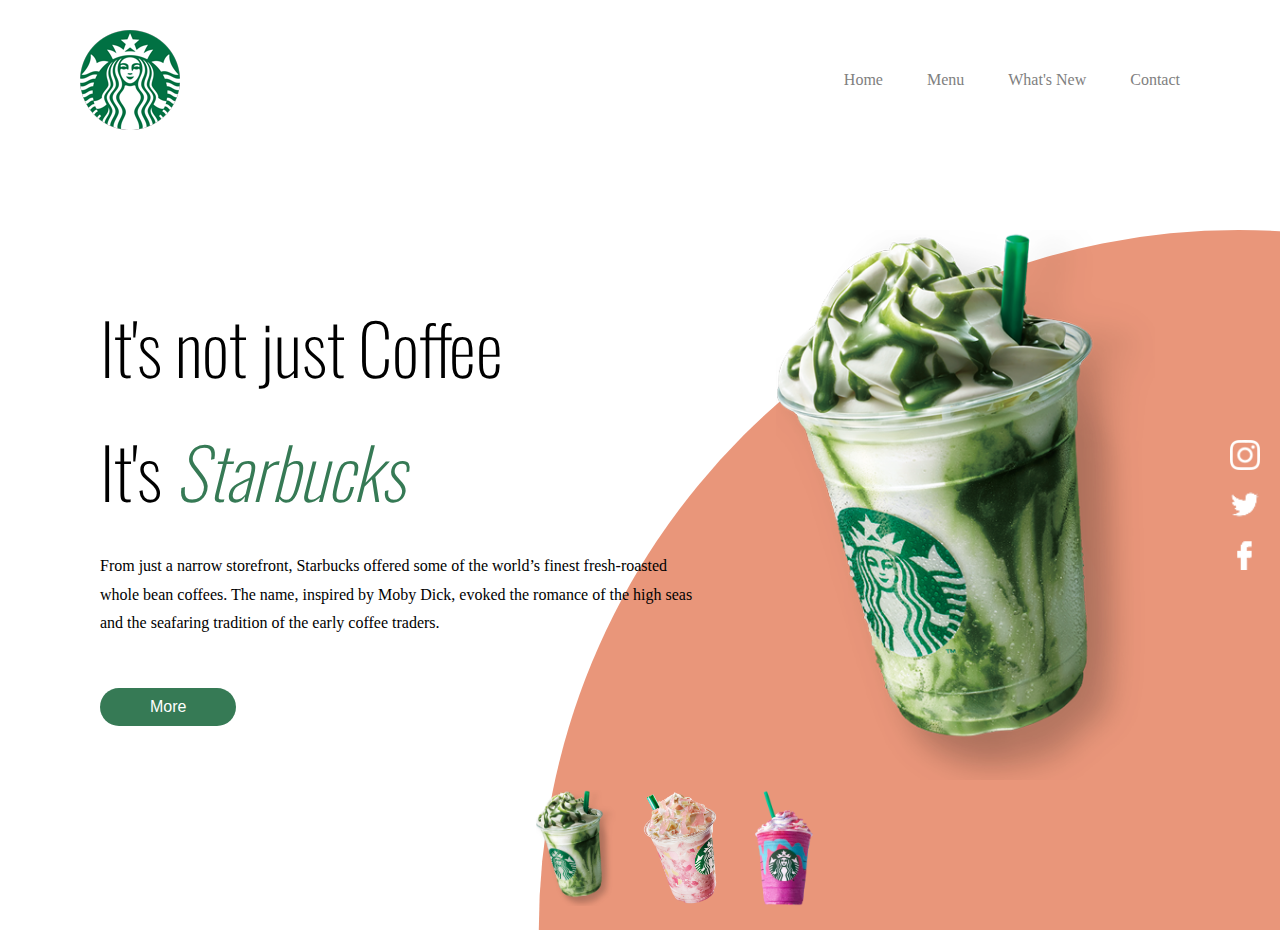
<file: index.html>
<!DOCTYPE html>
<html lang="en">
<head>
    <meta charset="UTF-8">
    <meta http-equiv="X-UA-Compatible" content="IE=edge">
    <meta name="viewport" content="width=device-width, initial-scale=1.0">
    <link rel="stylesheet" href="CSS/Starbucks.css">
    <link rel="preconnect" href="https://fonts.gstatic.com">
    <link href="https://fonts.googleapis.com/css2?family=Oswald:wght@500&display=swap" rel="stylesheet">
    <title>Document</title>
</head>
<body>
    <section class = "frame">

        <header>
            <img id = logo src="IMG/logo.png" alt="Starbucks Logo">

            <nav>
                <a href="#home">Home</a>
                <a href="#menu">Menu</a>
                <a href="#what's new">What's New</a>
                <a href="#contact">Contact</a>
            </nav>
        </header>

        <section class="main">

            <div class= "article">
                <h2>It's not just Coffee</h2>
                <h2>It's <i>Starbucks</i></h2>

                <p class="content">
                    From just a narrow storefront, Starbucks offered some of the world’s finest 
                    fresh-roasted whole bean coffees. The name, inspired by Moby Dick, evoked 
                    the romance of the high seas and the seafaring tradition of the early coffee traders.
                </p>

                <button id="btn">More</button>
            </div>    

            <div class="bgLogo" style='background-image: url("IMG/img1.png");
                                    background-repeat: no-repeat;
                                    background-position: center;
                                    background-size: contain;'>
            </div>

            <div class= "soc">
                <div class="instagram"></div>
                <div class="twitter"></div>
                <div class="facebook"></div>
            </div>
        
        </section>

        <div class="thumb">
            <div class="circle"> </div>
            <img  src="IMG/img1.png" alt="Starbucks">
            <img  src="IMG/img2.png" alt="Starbucks">
            <img  src="IMG/img3.png" alt="Starbucks">
        </div>
    </section>

    <script>
        function change_img(e){

            console.log(e.target);
            let new_src1 = e.target.src;
            document.querySelector(".bgLogo").style.backgroundImage = `url("${new_src1}")`;
        }    

        function init(){
            document.querySelectorAll(".thumb > img").forEach
            (function(element){
                element.addEventListener("click", change_img) 
            })
        }

        window.addEventListener("load", init);
    </script>
   
    
</body>
</html>
</file>
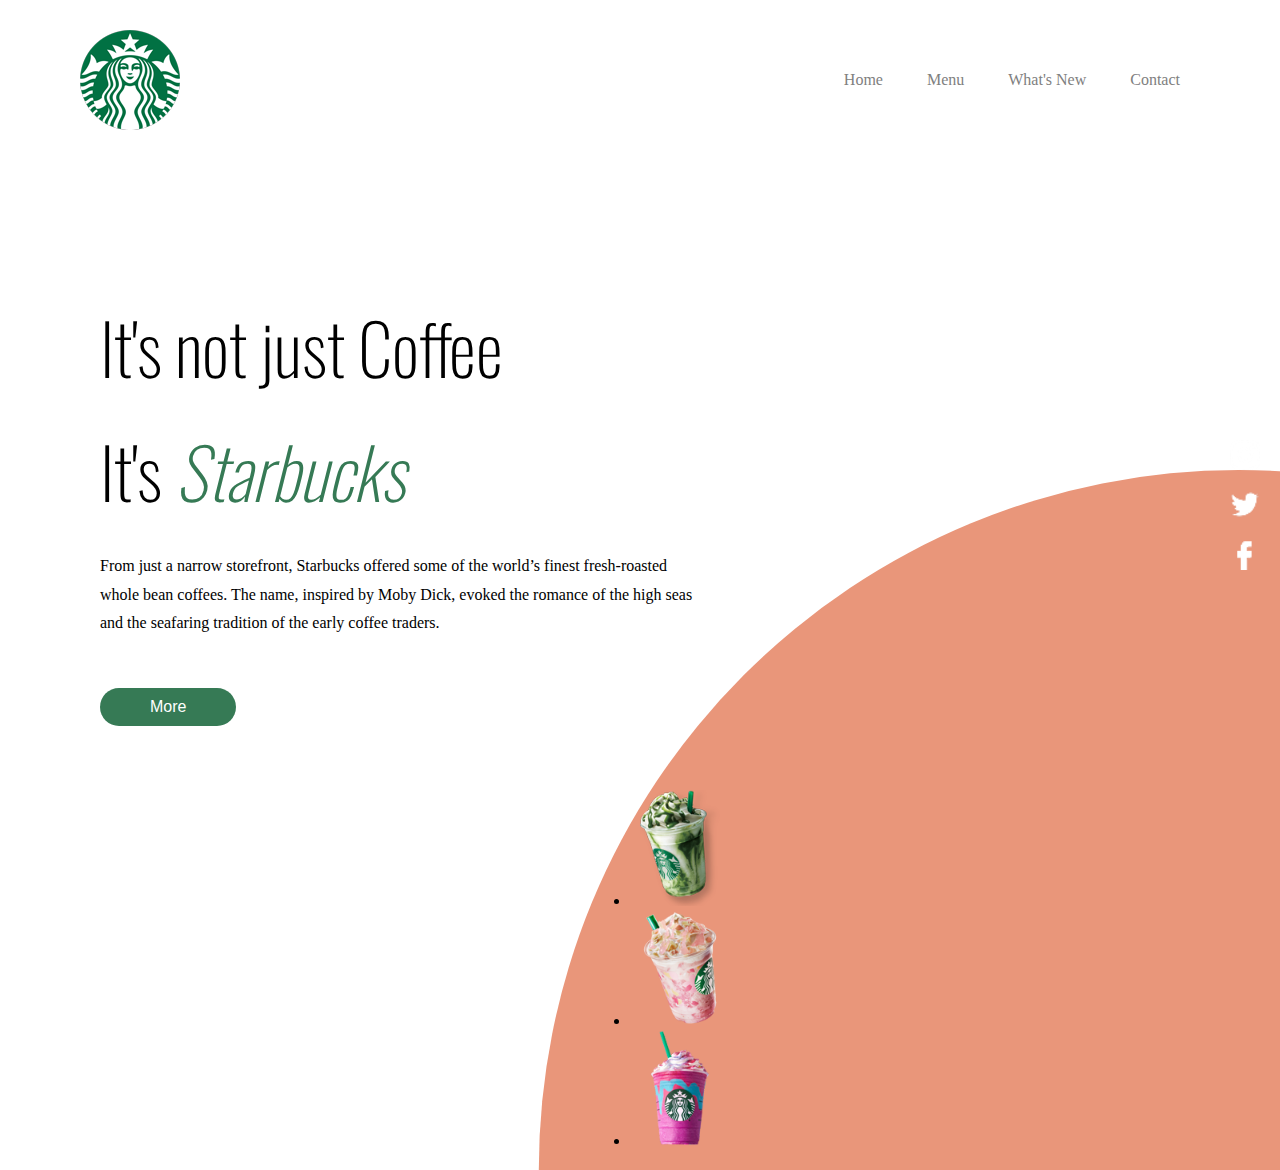
<file: Starbucks.html>
<!DOCTYPE html>
<html lang="en">
<head>
    <meta charset="UTF-8">
    <meta http-equiv="X-UA-Compatible" content="IE=edge">
    <meta name="viewport" content="width=device-width, initial-scale=1.0">
    <link rel="stylesheet" href="CSS/Starbucks.css">
    <link rel="preconnect" href="https://fonts.gstatic.com">
    <link href="https://fonts.googleapis.com/css2?family=Oswald:wght@500&display=swap" rel="stylesheet">
    <title>Document</title>
</head>
<body>
    <section class = "frame">

        <header>
            <img id = logo src="IMG/logo.png" alt="Starbucks Logo">

            <nav>
                <a href="#home">Home</a>
                <a href="#menu">Menu</a>
                <a href="#what's new">What's New</a>
                <a href="#contact">Contact</a>
            </nav>
        </header>

        <section class="main">

            <div class= "article">
                <h2>It's not just Coffee</h2>
                <h2>It's <i>Starbucks</i></h2>

                <p class="content">
                    From just a narrow storefront, Starbucks offered some of the world’s finest 
                    fresh-roasted whole bean coffees. The name, inspired by Moby Dick, evoked 
                    the romance of the high seas and the seafaring tradition of the early coffee traders.
                </p>

                <button id="btn">More</button>
            </div>    

            <div class="bgLogo"></div>

            <div class= "soc">
                <div class="instagram"></div>
                <div class="twitter"></div>
                <div class="facebook"></div>
            </div>
        
        </section>

        <!-- <section class= "thumb">
            <div class="circle"> </div>
            <div class="instagram"></div>
            <div class="twitter"></div>
            <div class="facebook"></div>
        </section> -->


        <ul class="thumb">
            <div class="circle"> </div>
            <li><img  src="IMG/thumb1.png" alt="Starbucks"></li>
            <li><img  src="IMG/thumb2.png" alt="Starbucks"></li>
            <li><img  src="IMG/thumb3.png" alt="Starbucks"></li>
        </ul>

    
    </section>
   
    
</body>
</html>
</file>
<file: CSS/Starbucks.css>
*{
    box-sizing: border-box;
    margin: 0;
    padding: 0;
}

/* 主架構 */
.frame{
    position: relative;
    width: 100%;
    min-height: 100vh;
    display: flex;
    flex-direction: column;
    justify-content: space-between;
    align-items: center; 
}

/* header */
header {
    height: 100px;
    width: 100%; 
    border-style: none;
    margin: 30px 0px 0px 0px;
    padding: 20px 80px;
    display: flex;
    justify-content: space-between;
    align-items: center; 
}


.main{
    height: 550px;
    width: 100%; 
    border-style: none;
    margin: 100px 100px 10px 100px;
    display: flex;
    justify-content: space-between;
    align-items: center; 
}

.article{
    width: 620px;
    margin: 0px 0px 0px 100px;
}

.content{
    padding: 20px 10px 10px 0px;
    line-height: 1.8;
}

h2{
    padding: 10px 10px 10px 0px;
    font-family: 'Oswald', sans-serif;
    font-size: 70px;
    font-weight: 100;
}

.thumb img{
    width: 80px;
    cursor: pointer;
    margin: 0px 10px;
}

.thumb{
    margin-left: 80px;
}

a{
    text-decoration:none;
    margin: 20px;
    color: gray;
    cursor: pointer;
}

a:hover{
    color: green;
}

a:active{
    color: rgb(44, 43, 43);
}

h2 i:first-child {
    color:rgb(54, 122, 85);
}

#btn{
    margin: 40px 0px 0px 0px;
    background-color: rgb(54, 122, 85);
    border: none;
    padding: 10px 50px;
    border-radius: 24px;
    outline: none;
    font-size: 16px;
    color: white;
    cursor: pointer;
}

#btn:hover {
    background-color: rgb(99, 146, 120);
}

.bgLogo{
    width:400px;
    height: 550px;
    /* background-image: url("../IMG/img1.png");
    background-repeat: no-repeat;
    background-position: center;
    background-size: contain; */
}

.instagram{
    width:30px;
    height: 30px;
    margin: 20px 20px;
    background-image: url("../IMG/instagram.png");
    background-repeat: no-repeat;
    background-position: center;
    background-size: contain;
}

.twitter{
    width:30px;
    height: 30px;
    margin: 20px 20px;
    background-image: url("../IMG/twitter.png");
    background-repeat: no-repeat;
    background-position: center;
    background-size: contain;
}

.facebook{
    width:30px;
    height: 30px;
    margin: 20px 20px;
    background-image: url("../IMG/facebook.png");
    background-repeat: no-repeat;
    background-position: center;
    background-size: contain;
}


.circle{
    width: 100%;
    height: 100%;
    background-color: darksalmon;
    position: absolute;
    top: 20px;
    right:-10px;
    clip-path: circle(700px at  96% 100%);

    /*  */
    z-index: -1;
}
</file>
